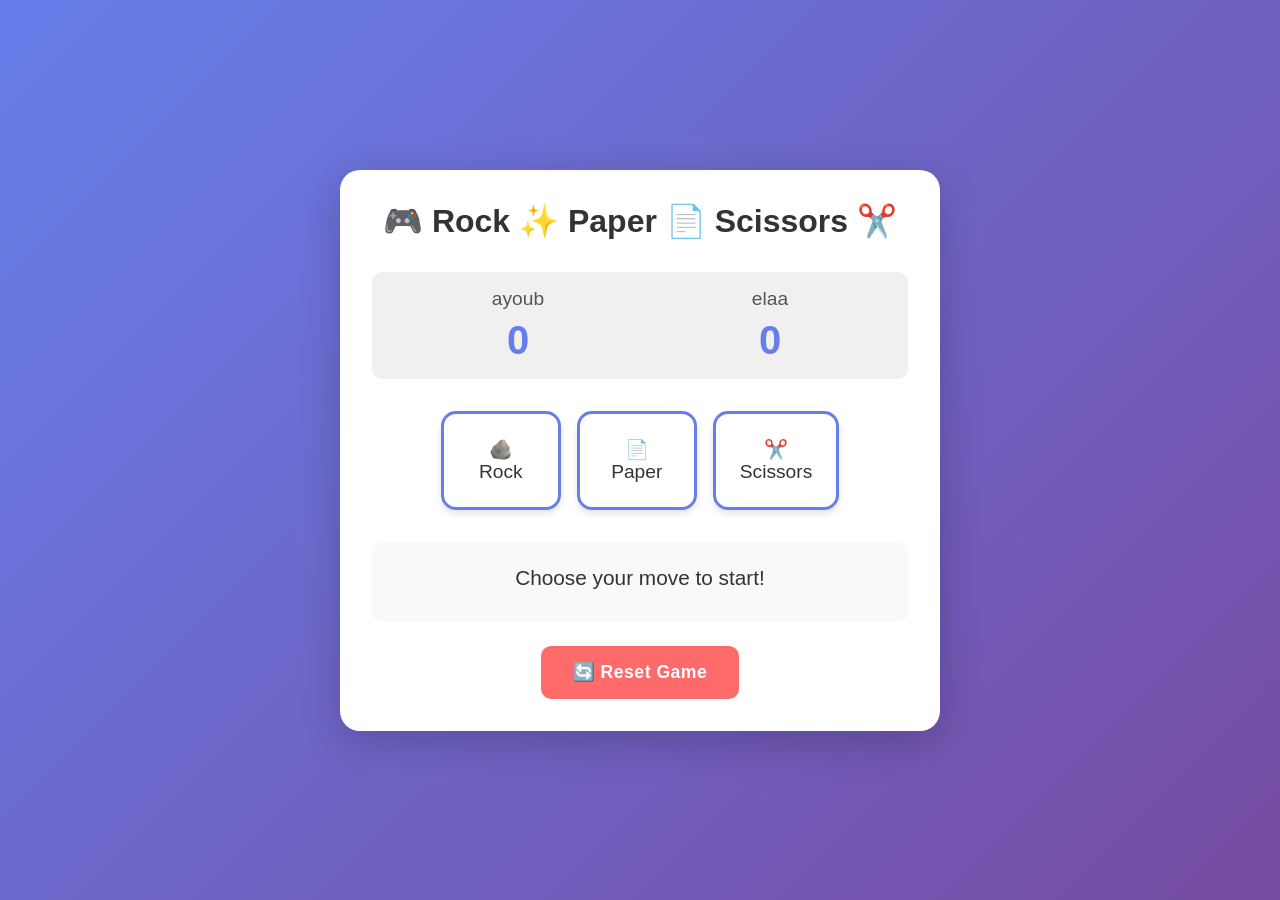
<file: index.html>
<!DOCTYPE html>
<html lang="en">
<head>
    <meta charset="UTF-8">
    <meta name="viewport" content="width=device-width, initial-scale=1.0">
    <title>Rock Paper Scissors Game</title>
    <link rel="stylesheet" href="style1.css">
</head>
<body>
    <div class="container">
        <h1>🎮 Rock ✨ Paper 📄 Scissors ✂️</h1>
        
        <div class="score-board">
            <div class="score">
                <h2>ayoub</h2>
                <p id="player-score">0</p>
            </div>
            <div class="score">
                <h2>elaa</h2>
                <p id="computer-score">0</p>
            </div>
        </div>

        <div class="choices">
            <button class="choice" id="rock">🪨 <br> Rock</button>
            <button class="choice" id="paper">📄 <br> Paper</button>
            <button class="choice" id="scissors">✂️ <br> Scissors</button>
        </div>

        <div class="result">
            <h2 id="result-text">Choose your move to start!</h2>
            <p id="choice-display"></p>
        </div>

        <button class="reset-btn" onclick="resetGame()">🔄 Reset Game</button>
    </div>

    <script src="script.js"></script>
</body>

</html>
</file>
<file: style1.css>
* {
    margin: 0;
    padding: 0;
    box-sizing: border-box;
    font-family: 'Segoe UI', Tahoma, Geneva, Verdana, sans-serif;
}

body {
    background: linear-gradient(135deg, #667eea 0%, #764ba2 100%);
    min-height: 100vh;
    display: flex;
    justify-content: center;
    align-items: center;
}

.container {
    background: white;
    border-radius: 20px;
    padding: 2rem;
    box-shadow: 0 10px 40px rgba(0, 0, 0, 0.2);
    max-width: 600px;
    width: 90%;
    text-align: center;
}

h1 {
    color: #333;
    margin-bottom: 2rem;
    font-size: 2rem;
    font-weight: 600;
}

.score-board {
    display: flex;
    justify-content: space-around;
    margin-bottom: 2rem;
    background: #f0f0f0;
    padding: 1rem;
    border-radius: 10px;
}

.score h2 {
    color: #555;
    font-size: 1.2rem;
    margin-bottom: 0.5rem;
    font-weight: 500;
}

.score p {
    font-size: 2.5rem;
    font-weight: bold;
    color: #667eea;
}

.choices {
    display: flex;
    justify-content: center;
    gap: 1rem;
    margin-bottom: 2rem;
    flex-wrap: wrap;
}

.choice {
    background: white;
    border: 3px solid #667eea;
    border-radius: 15px;
    padding: 1.5rem;
    font-size: 1.2rem;
    cursor: pointer;
    transition: all 0.3s ease;
    min-width: 120px;
    color: #333;
    box-shadow: 0 4px 6px rgba(0, 0, 0, 0.1);
    font-weight: 500;
}

.choice:hover {
    transform: translateY(-5px);
    background: #667eea;
    color: white;
    border-color: white;
    box-shadow: 0 6px 12px rgba(102, 126, 234, 0.4);
}

.choice:active {
    transform: translateY(0);
}

.result {
    background: #f8f9fa;
    padding: 1.5rem;
    border-radius: 10px;
    margin-bottom: 1.5rem;
}

#result-text {
    color: #333;
    font-size: 1.3rem;
    margin-bottom: 0.5rem;
    font-weight: 500;
}

#choice-display {
    color: #666;
    font-size: 1.1rem;
}

.reset-btn {
    background: #ff6b6b;
    color: white;
    border: none;
    padding: 1rem 2rem;
    font-size: 1.1rem;
    border-radius: 10px;
    cursor: pointer;
    transition: all 0.3s ease;
    font-weight: bold;
    letter-spacing: 0.5px;
}

.reset-btn:hover {
    background: #ff5252;
    transform: scale(1.05);
}

.reset-btn:active {
    transform: scale(0.95);
}

/* Responsive design for mobile */
@media (max-width: 480px) {
    .container {
        padding: 1rem;
    }
    
    .choice {
        min-width: 90px;
        padding: 1rem;
        font-size: 1rem;
    }
    
    h1 {
        font-size: 1.8rem;
    }
    
    .score p {
        font-size: 2rem;
    }
}
</file>
